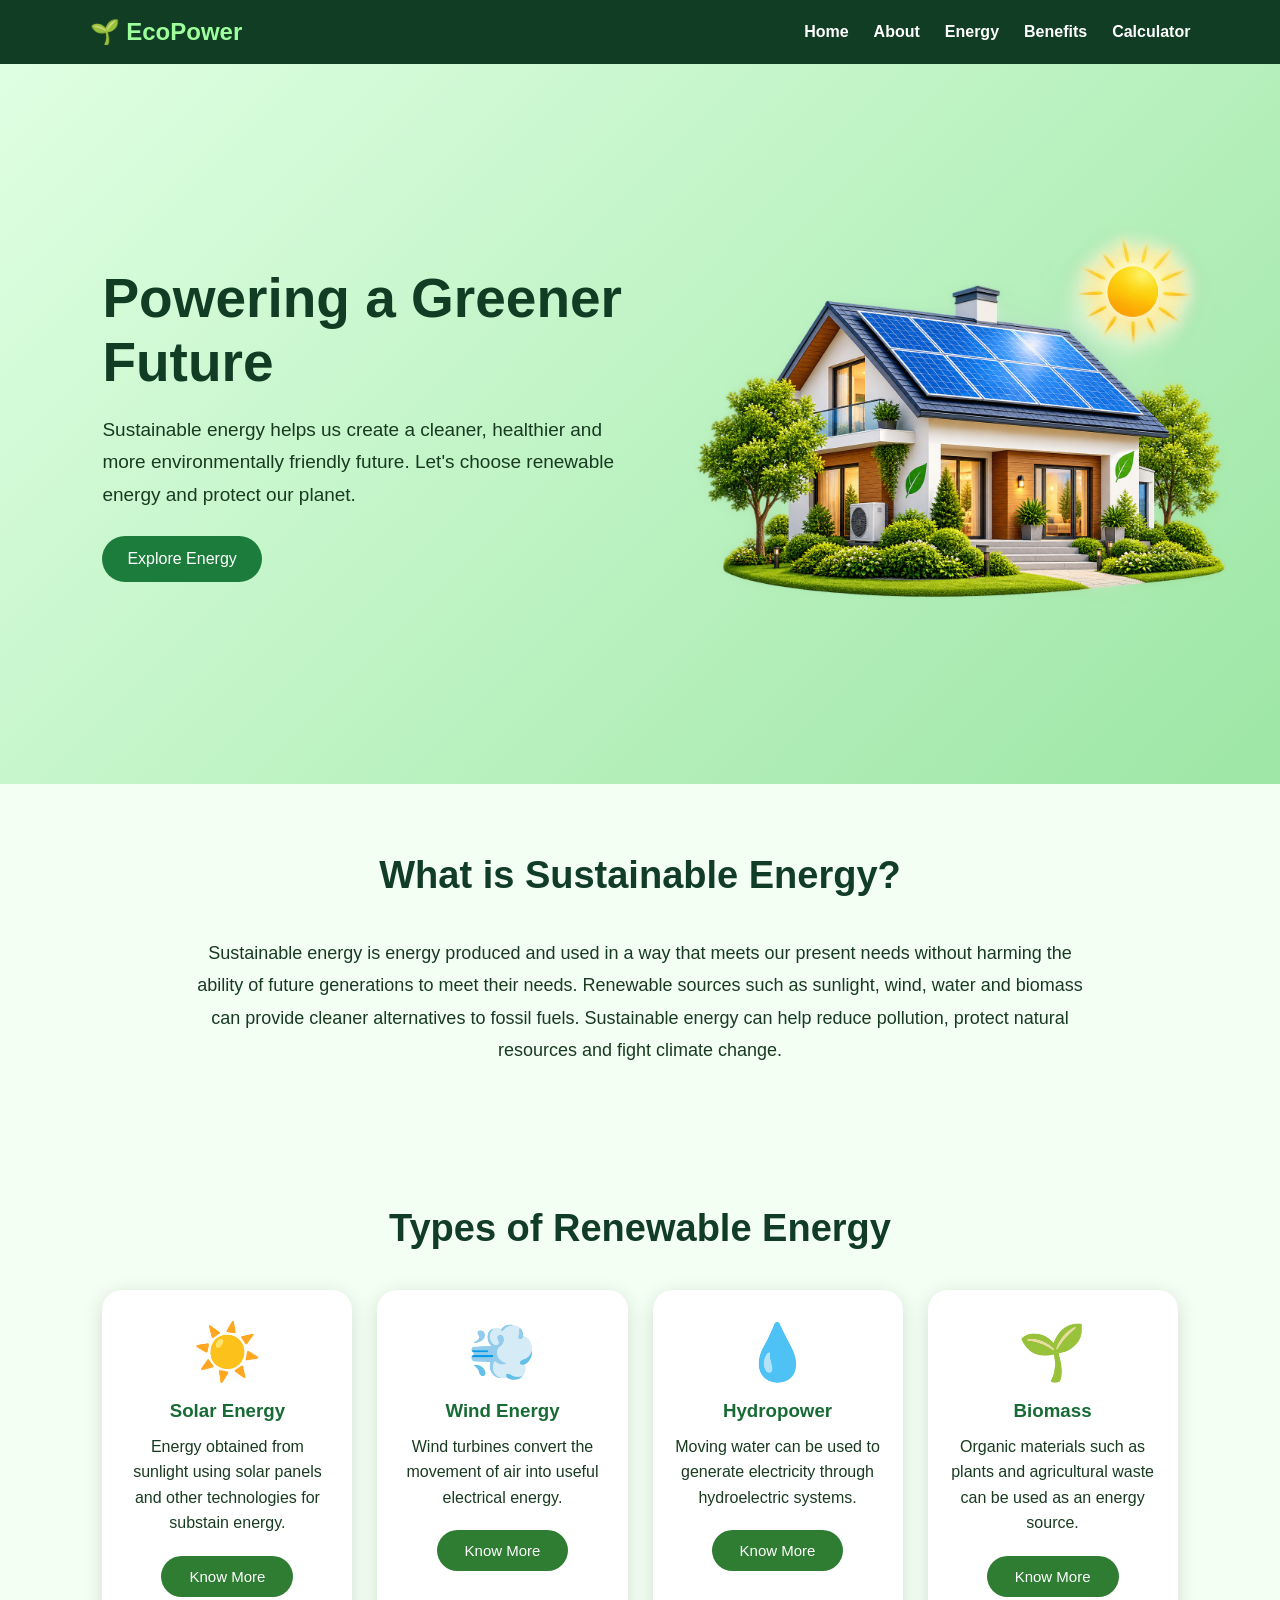
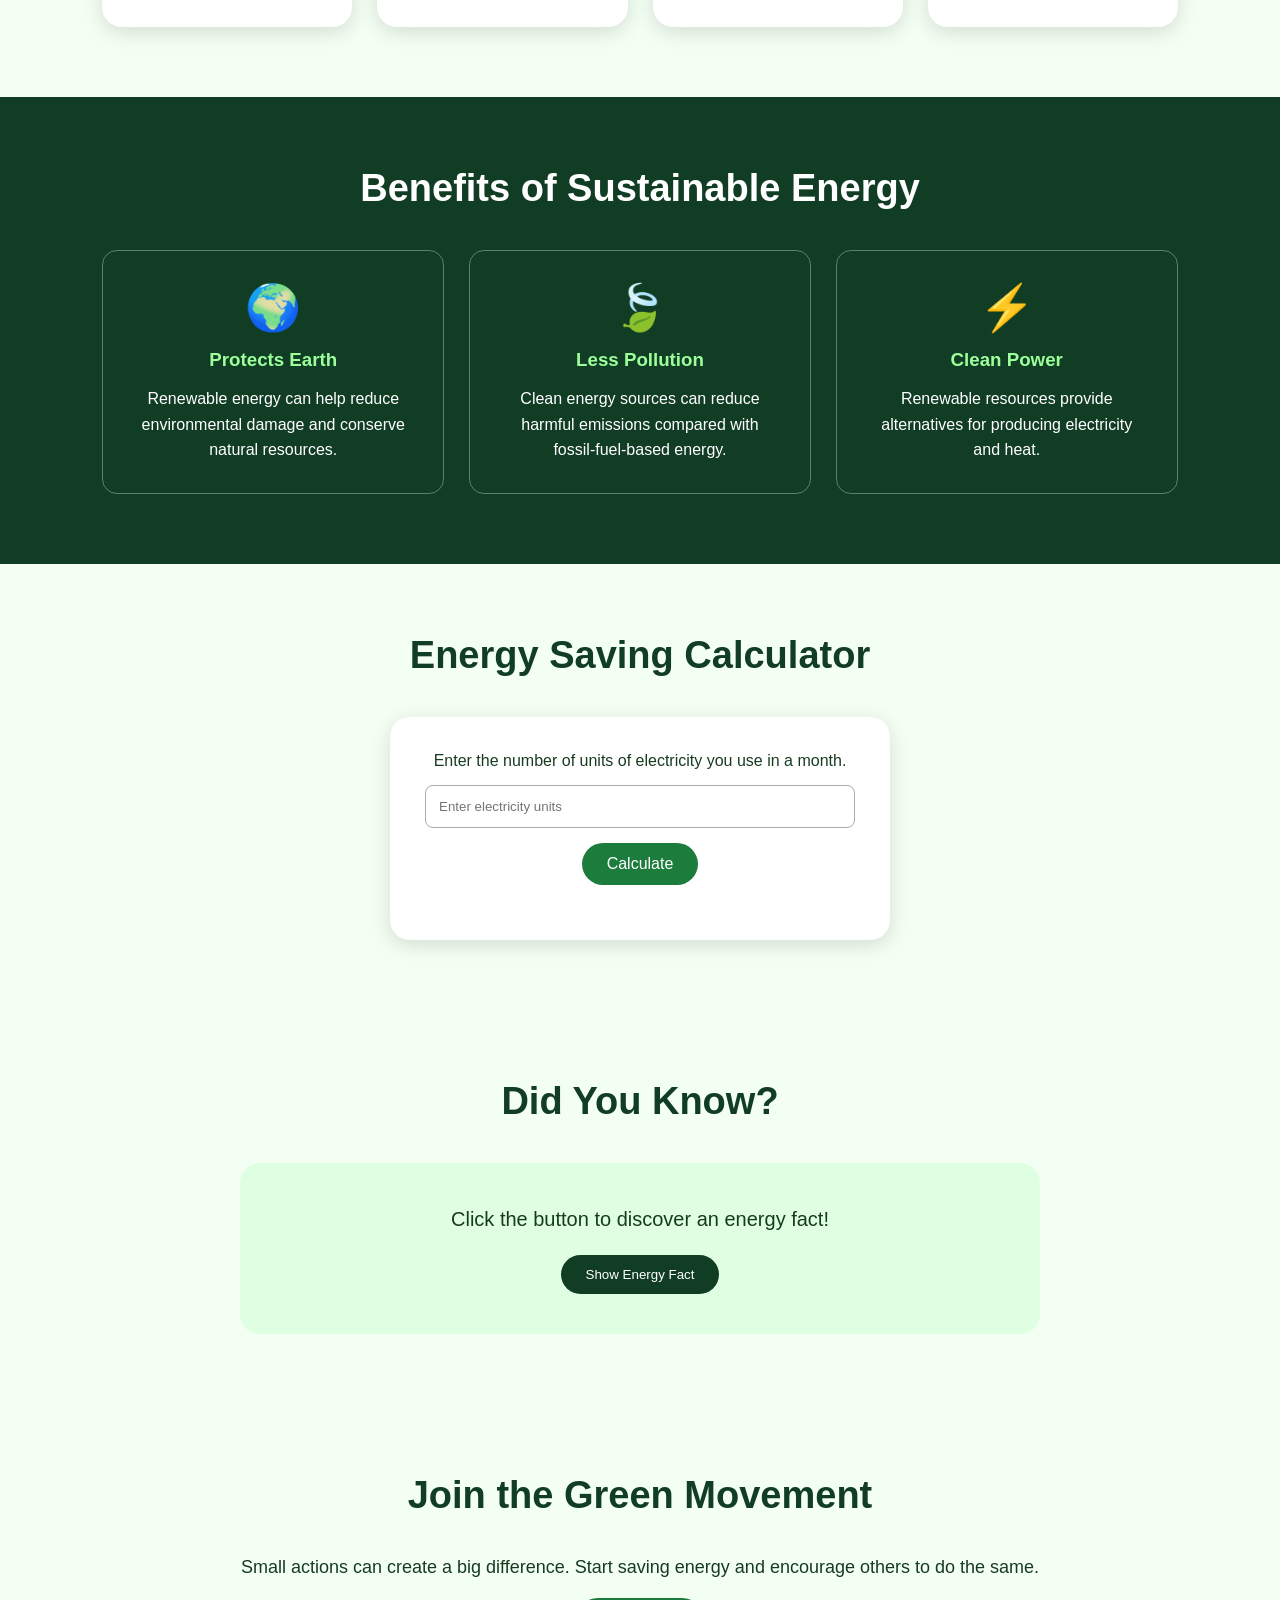
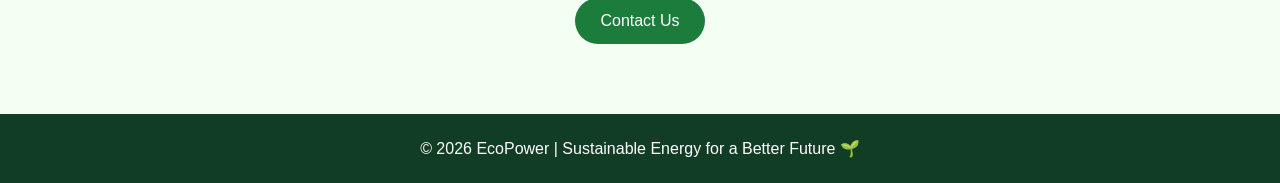
<file: index.html>
<!DOCTYPE html>
<html lang="en">
<head>
    <meta charset="UTF-8">
    <meta name="viewport" content="width=device-width, initial-scale=1.0">

    <title>Sustainable Energy</title>
    
    <link rel="stylesheet" href="sustaniable.css"


</head>

<body>

    <!-- NAVBAR -->
    <nav>
        <h2>🌱 EcoPower</h2>

        <ul>
            <li><a href="#home">Home</a></li>
            <li><a href="#about">About</a></li>
            <li><a href="#energy">Energy</a></li>
            <li><a href="#benefits">Benefits</a></li>
            <li><a href="#calculator">Calculator</a></li>
        </ul>
    </nav>


    <!-- HERO -->
    <section class="hero" id="home">
        <div class="hero-text">

            <h1>Powering a Greener Future</h1>

            <p>
                Sustainable energy helps us create a cleaner,
                healthier and more environmentally friendly future.
                Let's choose renewable energy and protect our planet.
            </p>

            <a href="#energy" class="btn">Explore Energy</a>

        </div>

        <div class="hero-image">
            <img src="images3/s.2.png"
        </div>

    </section>


    <!-- ABOUT -->
    <section id="about">

        <h2 class="heading">What is Sustainable Energy?</h2>

        <p class="about">
            Sustainable energy is energy produced and used in a way
            that meets our present needs without harming the ability
            of future generations to meet their needs. Renewable
            sources such as sunlight, wind, water and biomass can
            provide cleaner alternatives to fossil fuels. Sustainable
            energy can help reduce pollution, protect natural resources
            and fight climate change.
        </p>

    </section>


    <!-- ENERGY TYPES -->
    <section id="energy">

        <h2 class="heading">Types of Renewable Energy</h2>

        <div class="energy-container">

            <div class="energy-card">
                <div class="icon">☀️</div>
                <h3>Solar Energy</h3>
        
                <p>
                    Energy obtained from sunlight using solar panels
                    and other technologies for substain energy.
                </p>
            <a href="solar.html"class="solar-btn">Know More</a>
                
            </div>
    

            <div class="energy-card">
                <div class="icon">💨</div>
                <h3>Wind Energy</h3>
                <p>
                    Wind turbines convert the movement of air into
                    useful electrical energy.
                </p>
                 <a href="wind.html"class="solar-btn">Know More</a>
            </div>

            <div class="energy-card">
                <div class="icon">💧</div>
                <h3>Hydropower</h3>
                <p>
                    Moving water can be used to generate electricity
                    through hydroelectric systems.
                </p>
                 <a href="hydro.html"class="solar-btn">Know More</a>
            </div>

            <div class="energy-card">
                <div class="icon">🌱</div>
                <h3>Biomass</h3>
                <p>
                    Organic materials such as plants and agricultural
                    waste can be used as an energy source.
                </p>
                 <a href="bio.html"class="solar-btn">Know More</a>
            </div>

        </div>

    </section>


    <!-- BENEFITS -->
    <section class="benefits" id="benefits">

        <h2 class="heading" style="color:white;">
            Benefits of Sustainable Energy
        </h2>

        <div class="benefit-container">

            <div class="benefit">
                <div style="font-size:45px;">🌍</div>
                <h3>Protects Earth</h3>
                <p>
                    Renewable energy can help reduce environmental
                    damage and conserve natural resources.
                </p>
            </div>

            <div class="benefit">
                <div style="font-size:45px;">🍃</div>
                <h3>Less Pollution</h3>
                <p>
                    Clean energy sources can reduce harmful emissions
                    compared with fossil-fuel-based energy.
                </p>
            </div>

            <div class="benefit">
                <div style="font-size:45px;">⚡</div>
                <h3>Clean Power</h3>
                <p>
                    Renewable resources provide alternatives for
                    producing electricity and heat.
                </p>
            </div>

        </div>

    </section>


    <!-- ENERGY CALCULATOR -->
    <section id="calculator">

        <h2 class="heading">Energy Saving Calculator</h2>

        <div class="calculator">

            <p>
                Enter the number of units of electricity you use
                in a month.
            </p>

            <input
                type="number"
                id="units"
                placeholder="Enter electricity units">

            <button onclick="calculateEnergy()">
                Calculate
            </button>

            <div id="result"></div>

        </div>

    </section>


    <!-- FACTS -->
    <section>

        <h2 class="heading">Did You Know?</h2>

        <div class="fact-box">

            <p id="fact">
                Click the button to discover an energy fact!
            </p>

            <button onclick="showFact()">
                Show Energy Fact
            </button>

        </div>

    </section>


    <!-- CONTACT -->
    <section class="contact">

        <h2 class="heading">Join the Green Movement</h2>

        <p>
            Small actions can create a big difference.
            Start saving energy and encourage others to do the same.
        </p>

        <a href="mailto:example@email.com" class="btn">
            Contact Us
        </a>

    </section>


    <!-- FOOTER -->
    <footer>
        <p>© 2026 EcoPower | Sustainable Energy for a Better Future 🌱</p>
    </footer>


    <!-- JAVASCRIPT -->
    <script>

        function calculateEnergy() {

            let units = document.getElementById("units").value;

            if (units === "" || units <= 0) {

                document.getElementById("result").innerHTML =
                    "Please enter a valid number.";

            } else {

                let saving = units * 0.20;

                document.getElementById("result").innerHTML =
                    "If you save 20% energy, you could reduce your usage by approximately "
                    + saving.toFixed(1) + " units per month. 🌱";

            }
        }


        let facts = [

            "Solar energy comes from the Sun and can be converted into electricity.",

            "Wind turbines use moving air to generate electricity.",

            "Hydropower uses the movement of water to produce electricity.",

            "Renewable energy sources are naturally replenished.",

            "Saving electricity at home can reduce unnecessary energy consumption."

        ];


        let factIndex = 0;


        function showFact() {

            document.getElementById("fact").innerHTML =
                facts[factIndex];

            factIndex++;

            if (factIndex >= facts.length) {
                factIndex = 0;
            }

        }

    </script>

</body>
</html>
</file>
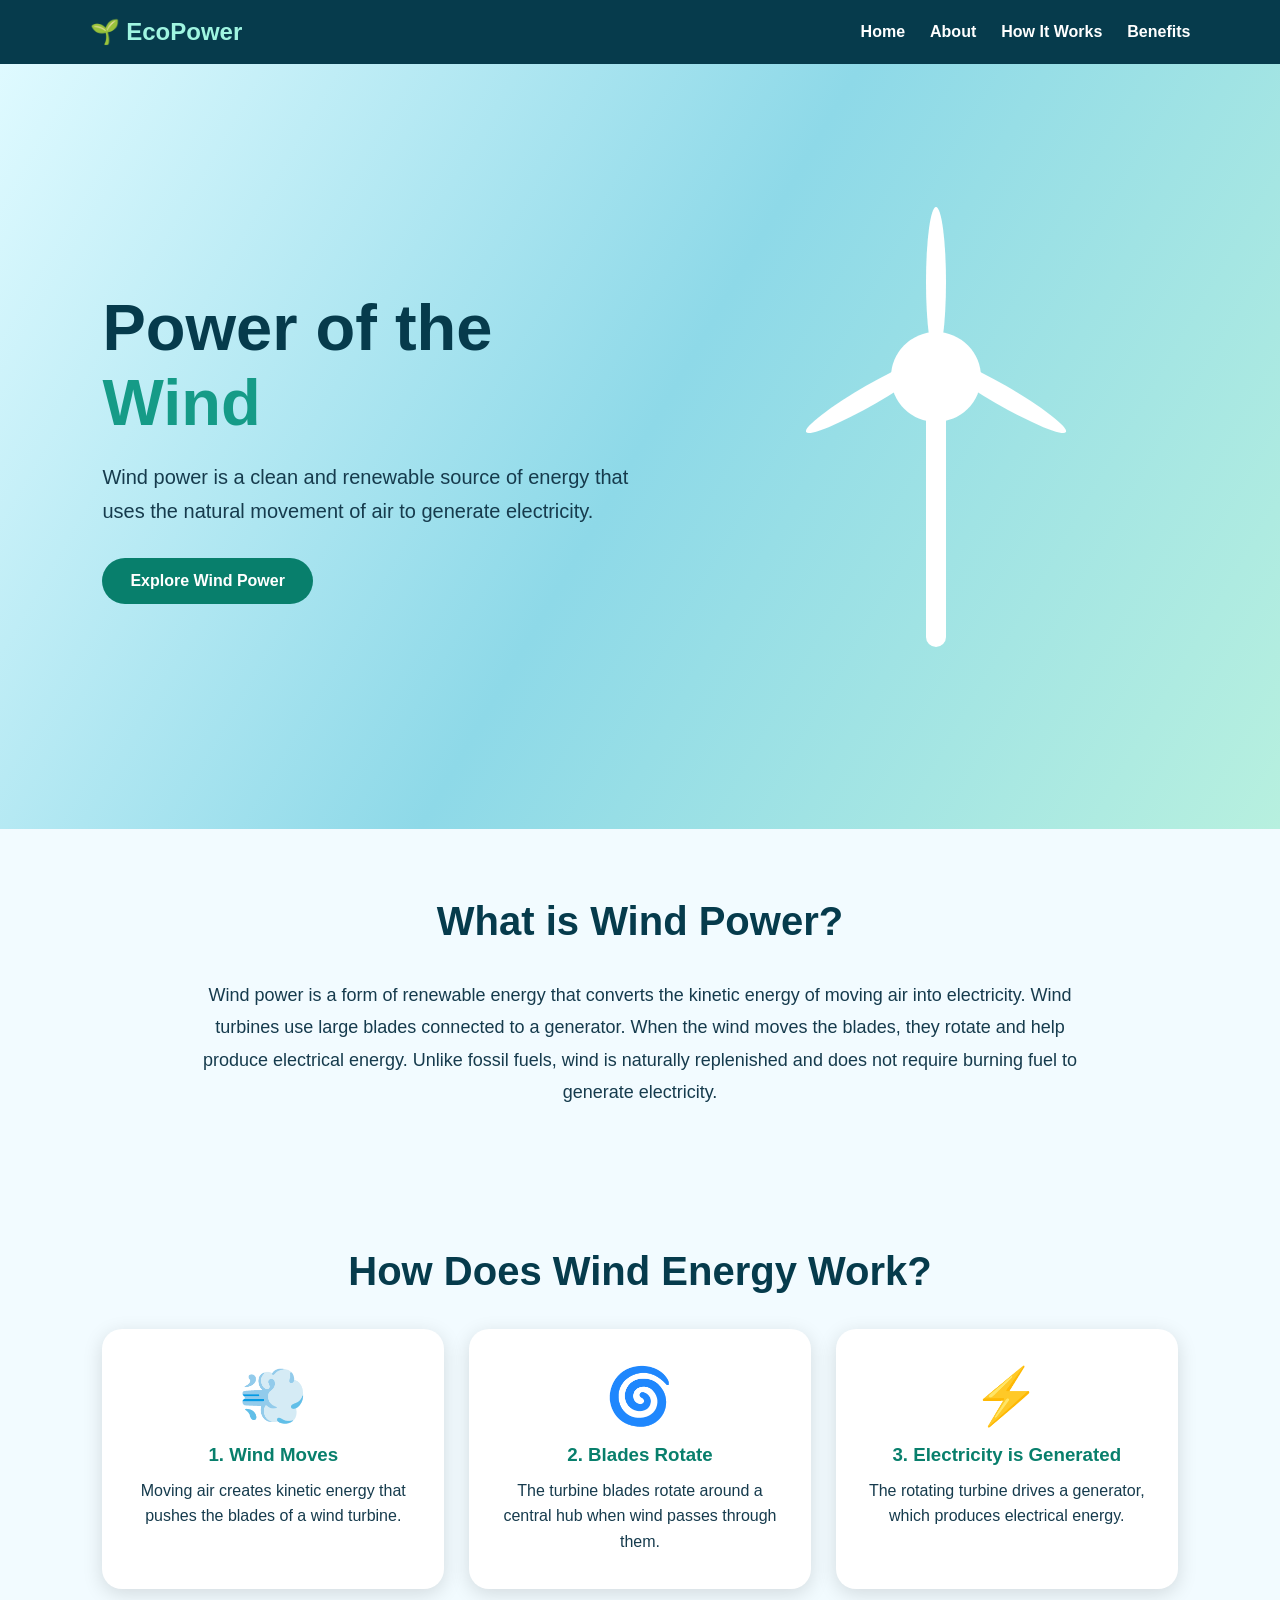
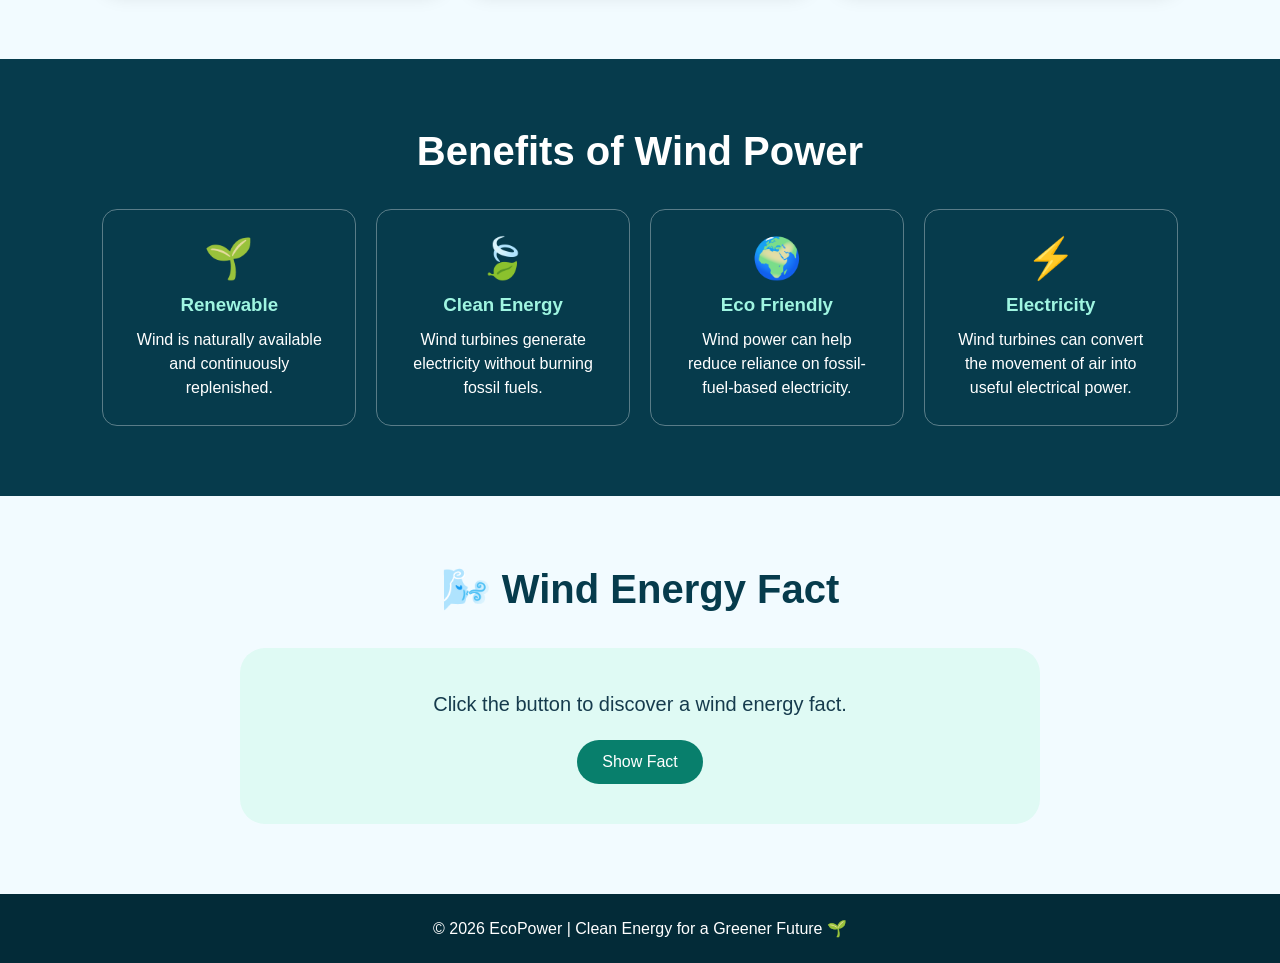
<file: wind.html>
<!DOCTYPE html> <html lang="en"> <head> <meta charset="UTF-8"> <meta name="viewport" content="width=device-width, initial-scale=1.0"> <title>Wind Power | EcoPower</title> <style> * { margin: 0; padding: 0; box-sizing: border-box; scroll-behavior: smooth; } body { font-family: Arial, sans-serif; background: #f2fbff; color: #163b4d; } /* NAVBAR */ nav { background: #063b4c; padding: 18px 7%; display: flex; justify-content: space-between; align-items: center; position: sticky; top: 0; z-index: 10; } nav h2 { color: #9ff5e1; } nav ul { display: flex; gap: 25px; list-style: none; } nav ul li a { color: white; text-decoration: none; font-weight: bold; } nav ul li a:hover { color: #9ff5e1; } /* HERO */ .hero { min-height: 85vh; padding: 60px 8%; display: flex; align-items: center; justify-content: space-between; background: linear-gradient(120deg, #dffaff, #8ed9e8, #b7f0df); } .hero-content { width: 50%; } .hero-content h1 { font-size: 65px; color: #063b4c; margin-bottom: 20px; } .hero-content h1 span { color: #159b87; } .hero-content p { font-size: 20px; line-height: 1.7; margin-bottom: 30px; } .btn { display: inline-block; background: #087f6c; color: white; text-decoration: none; padding: 14px 28px; border-radius: 30px; font-weight: bold; } .btn:hover { background: #063b4c; } /* WIND TURBINE */ .wind-animation { width: 45%; height: 400px; position: relative; display: flex; justify-content: center; align-items: flex-end; } .turbine { position: relative; width: 20px; height: 280px; background: #ffffff; border-radius: 10px; } .turbine::before { content: ""; position: absolute; width: 90px; height: 90px; border-radius: 50%; background: #ffffff; left: -35px; top: -35px; z-index: 2; } .blade { position: absolute; width: 20px; height: 150px; background: #ffffff; left: 0; top: -160px; transform-origin: bottom center; border-radius: 50%; } .blade1 { transform: rotate(0deg); } .blade2 { transform: rotate(120deg); } .blade3 { transform: rotate(240deg); } .wind-animation:hover .blade { animation: rotateWind 2s linear infinite; } @keyframes rotateWind { from { transform: rotate(0deg); } to { transform: rotate(360deg); } } /* SECTION */ section { padding: 70px 8%; } .heading { text-align: center; font-size: 40px; margin-bottom: 35px; color: #063b4c; } /* ABOUT */ .about { max-width: 900px; margin: auto; text-align: center; font-size: 18px; line-height: 1.8; } /* HOW IT WORKS */ .steps { display: grid; grid-template-columns: repeat(3, 1fr); gap: 25px; } .step { background: white; padding: 35px 25px; border-radius: 20px; text-align: center; box-shadow: 0 5px 20px #0002; transition: 0.3s; } .step:hover { transform: translateY(-10px); } .step-icon { font-size: 55px; margin-bottom: 15px; } .step h3 { color: #087f6c; margin-bottom: 12px; } .step p { line-height: 1.6; } /* BENEFITS */ .benefits-section { background: #063b4c; color: white; } .benefits-section .heading { color: white; } .benefits { display: grid; grid-template-columns: repeat(4, 1fr); gap: 20px; } .benefit { border: 1px solid #ffffff55; padding: 25px; border-radius: 15px; text-align: center; } .benefit h3 { color: #9ff5e1; margin: 12px 0; } .benefit p { line-height: 1.5; } /* WIND FACT */ .fact { max-width: 800px; margin: auto; text-align: center; background: #dffaf4; padding: 40px; border-radius: 25px; } .fact p { font-size: 20px; line-height: 1.6; margin-bottom: 20px; } .fact button { border: none; padding: 13px 25px; border-radius: 25px; background: #087f6c; color: white; cursor: pointer; font-size: 16px; } .fact button:hover { background: #063b4c; } /* FOOTER */ footer { background: #032b38; color: white; text-align: center; padding: 25px; } /* MOBILE */ @media(max-width: 800px) { nav { flex-direction: column; gap: 15px; } nav ul { flex-wrap: wrap; justify-content: center; } .hero { flex-direction: column; text-align: center; } .hero-content { width: 100%; } .hero-content h1 { font-size: 45px; } .wind-animation { width: 100%; margin-top: 50px; } .steps { grid-template-columns: 1fr; } .benefits { grid-template-columns: 1fr 1fr; } } @media(max-width: 500px) { .benefits { grid-template-columns: 1fr; } } </style> </head> <body> <!-- NAVBAR --> <nav> <h2>🌱 EcoPower</h2> <ul> <li> <a href="index.html">Home</a> </li> <li> <a href="#about">About</a> </li> <li> <a href="#working">How It Works</a> </li> <li> <a href="#benefits">Benefits</a> </li> </ul> </nav> <!-- HERO --> <section class="hero"> <div class="hero-content"> <h1> Power of the <span>Wind</span> </h1> <p> Wind power is a clean and renewable source of energy that uses the natural movement of air to generate electricity. </p> <a href="#about" class="btn"> Explore Wind Power </a> </div> <!-- WIND TURBINE --> <div class="wind-animation"> <div class="turbine"> <div class="blade blade1"></div> <div class="blade blade2"></div> <div class="blade blade3"></div> </div> </div> </section> <!-- ABOUT --> <section id="about"> <h2 class="heading"> What is Wind Power? </h2> <p class="about"> Wind power is a form of renewable energy that converts the kinetic energy of moving air into electricity. Wind turbines use large blades connected to a generator. When the wind moves the blades, they rotate and help produce electrical energy. Unlike fossil fuels, wind is naturally replenished and does not require burning fuel to generate electricity. </p> </section> <!-- HOW IT WORKS --> <section id="working"> <h2 class="heading"> How Does Wind Energy Work? </h2> <div class="steps"> <div class="step"> <div class="step-icon"> 💨 </div> <h3>1. Wind Moves</h3> <p> Moving air creates kinetic energy that pushes the blades of a wind turbine. </p> </div> <div class="step"> <div class="step-icon"> 🌀 </div> <h3>2. Blades Rotate</h3> <p> The turbine blades rotate around a central hub when wind passes through them. </p> </div> <div class="step"> <div class="step-icon"> ⚡ </div> <h3>3. Electricity is Generated</h3> <p> The rotating turbine drives a generator, which produces electrical energy. </p> </div> </div> </section> <!-- BENEFITS --> <section class="benefits-section" id="benefits"> <h2 class="heading"> Benefits of Wind Power </h2> <div class="benefits"> <div class="benefit"> <div style="font-size:40px;"> 🌱 </div> <h3>Renewable</h3> <p> Wind is naturally available and continuously replenished. </p> </div> <div class="benefit"> <div style="font-size:40px;"> 🍃 </div> <h3>Clean Energy</h3> <p> Wind turbines generate electricity without burning fossil fuels. </p> </div> <div class="benefit"> <div style="font-size:40px;"> 🌍 </div> <h3>Eco Friendly</h3> <p> Wind power can help reduce reliance on fossil-fuel-based electricity. </p> </div> <div class="benefit"> <div style="font-size:40px;"> ⚡ </div> <h3>Electricity</h3> <p> Wind turbines can convert the movement of air into useful electrical power. </p> </div> </div> </section> <!-- JAVASCRIPT FACT --> <section> <h2 class="heading"> 🌬️ Wind Energy Fact </h2> <div class="fact"> <p id="windFact"> Click the button to discover a wind energy fact. </p> <button onclick="showWindFact()"> Show Fact </button> </div> </section> <!-- FOOTER --> <footer> <p> © 2026 EcoPower | Clean Energy for a Greener Future 🌱 </p> </footer> <!-- JAVASCRIPT --> <script> let windFacts = [ "Wind turbines convert the movement of air into electricity.", "Wind is a renewable source of energy because it is naturally replenished.", "Wind power can generate electricity without burning fossil fuels.", "Wind farms can contain many turbines working together to generate electricity.", "Wind energy is one of the technologies used to produce renewable electricity." ]; let factNumber = 0; function showWindFact() { document.getElementById("windFact").innerHTML = windFacts[factNumber]; factNumber++; if (factNumber >= windFacts.length) { factNumber = 0; } } </script> </body> </html>
</file>
<file: sustaniable.css>
* {
            margin: 0;
            padding: 0;
            box-sizing: border-box;
            scroll-behavior: smooth;
        }

        body {
            font-family: Arial, sans-serif;
            background: #f4fff4;
            color: #183b20;
        }

        /* NAVBAR */
        nav {
            background: #123d25;
            color: white;
            display: flex;
            justify-content: space-between;
            align-items: center;
            padding: 18px 7%;
            position: sticky;
            top: 0;
            z-index: 100;
        }

        nav h2 {
            color: #9cff9c;
        }

        nav ul {
            display: flex;
            list-style: none;
            gap: 25px;
        }

        nav a {
            color: white;
            text-decoration: none;
            font-weight: bold;
        }

        nav a:hover {
            color: #9cff9c;
        }

        /* HERO */
        .hero {
            min-height: 80vh;
            display: flex;
            align-items: center;
            justify-content: space-between;
            padding: 60px 8%;
            background: linear-gradient(135deg, #dfffe2, #9de6a5);
        }

        .hero-text {
            width: 50%;
        }

        .hero-text h1 {
            font-size: 55px;
            color: #123d25;
            margin-bottom: 20px;
        }

        .hero-text p {
            font-size: 19px;
            line-height: 1.7;
            margin-bottom: 25px;
        }

        .btn {
            display: inline-block;
            padding: 14px 25px;
            background: #1c7c3c;
            color: white;
            text-decoration: none;
            border-radius: 30px;
        }

        .btn:hover {
            background: #123d25;
        }

    .hero-image img {
    width: 580px;
    max-width: 100%;
    background: transparent;
    position: absolute;
    right: 30px;
    top: 50%;
    transform: translateY(-60%);
}
.solar-btn
    
    {
    display:inline-block;
    margin-top:20px;
    padding:12px 28px;
    background:#2e7d32;
    color:white;
    text-decoration:none;
    border-radius:30px;
    transition:0.4s;
    font-size:15px;
}
.solar-btn:hover{
        background:#1b5e20;
    transform:scale(1.05);

}


        /* COMMON */
        section {
            padding: 70px 8%;
        }

        .heading {
            text-align: center;
            font-size: 38px;
            margin-bottom: 40px;
            color: #123d25;
        }

        /* ABOUT */
        .about {
            text-align: center;
            max-width: 900px;
            margin: auto;
            font-size: 18px;
            line-height: 1.8;
        }

        /* ENERGY CARDS */
        .energy-container {
            display: grid;
            grid-template-columns: repeat(4, 1fr);
            gap: 25px;
        }

        .energy-card {
            background: white;
            padding: 30px 20px;
            text-align: center;
            border-radius: 20px;
            box-shadow: 0 5px 20px #0002;
            transition: 0.3s;
        }

        .energy-card:hover {
            transform: translateY(-10px);
        }

        .energy-card .icon {
            font-size: 55px;
            margin-bottom: 15px;
        }

        .energy-card h3 {
            margin-bottom: 12px;
            color: #176b35;
        }

        .energy-card p {
            line-height: 1.6;
        }

        /* BENEFITS */
        .benefits {
            background: #123d25;
            color: white;
        }

        .benefit-container {
            display: grid;
            grid-template-columns: repeat(3, 1fr);
            gap: 25px;
        }

        .benefit {
            padding: 30px;
            text-align: center;
            border: 1px solid #ffffff55;
            border-radius: 15px;
        }

        .benefit h3 {
            color: #9cff9c;
            margin: 15px 0;
        }

        .benefit p {
            line-height: 1.6;
        }

        /* CALCULATOR */
        .calculator {
            max-width: 500px;
            margin: auto;
            background: white;
            padding: 35px;
            border-radius: 20px;
            box-shadow: 0 5px 20px #0002;
            text-align: center;
        }

        .calculator input {
            width: 100%;
            padding: 13px;
            margin: 15px 0;
            border: 1px solid #aaa;
            border-radius: 8px;
        }

        .calculator button {
            padding: 12px 25px;
            border: none;
            border-radius: 25px;
            background: #1c7c3c;
            color: white;
            cursor: pointer;
            font-size: 16px;
        }

        #result {
            margin-top: 20px;
            font-size: 18px;
            font-weight: bold;
            color: #176b35;
        }

        /* FACT */
        .fact-box {
            text-align: center;
            background: #dfffe2;
            padding: 40px;
            border-radius: 20px;
            max-width: 800px;
            margin: auto;
        }

        .fact-box p {
            font-size: 20px;
            line-height: 1.6;
            margin-bottom: 20px;
        }

        .fact-box button {
            padding: 12px 25px;
            border: none;
            border-radius: 25px;
            background: #123d25;
            color: white;
            cursor: pointer;
        }

        /* CONTACT */
        .contact {
            text-align: center;
        }

        .contact p {
            font-size: 18px;
            margin-bottom: 20px;
        }

        /* FOOTER */
        footer {
            background: #123d25;
            color: white;
            text-align: center;
            padding: 25px;
        }

        /* MOBILE */
        @media (max-width: 800px) {

            nav {
                flex-direction: column;
                gap: 15px;
            }

            nav ul {
                flex-wrap: wrap;
                justify-content: center;
            }

            .hero {
                flex-direction: column;
                text-align: center;
            }

            .hero-text {
                width: 100%;
            }

            .hero-text h1 {
                font-size: 40px;
            }

            .hero-image {
                width: 100%;
                font-size: 100px;
                margin-top: 30px;
            }

            .energy-container {
                grid-template-columns: 1fr 1fr;
            }

            .benefit-container {
                grid-template-columns: 1fr;
            }
        }

        @media (max-width: 500px) {
            .energy-container {
                grid-template-columns: 1fr;
            }
        }
</file>
